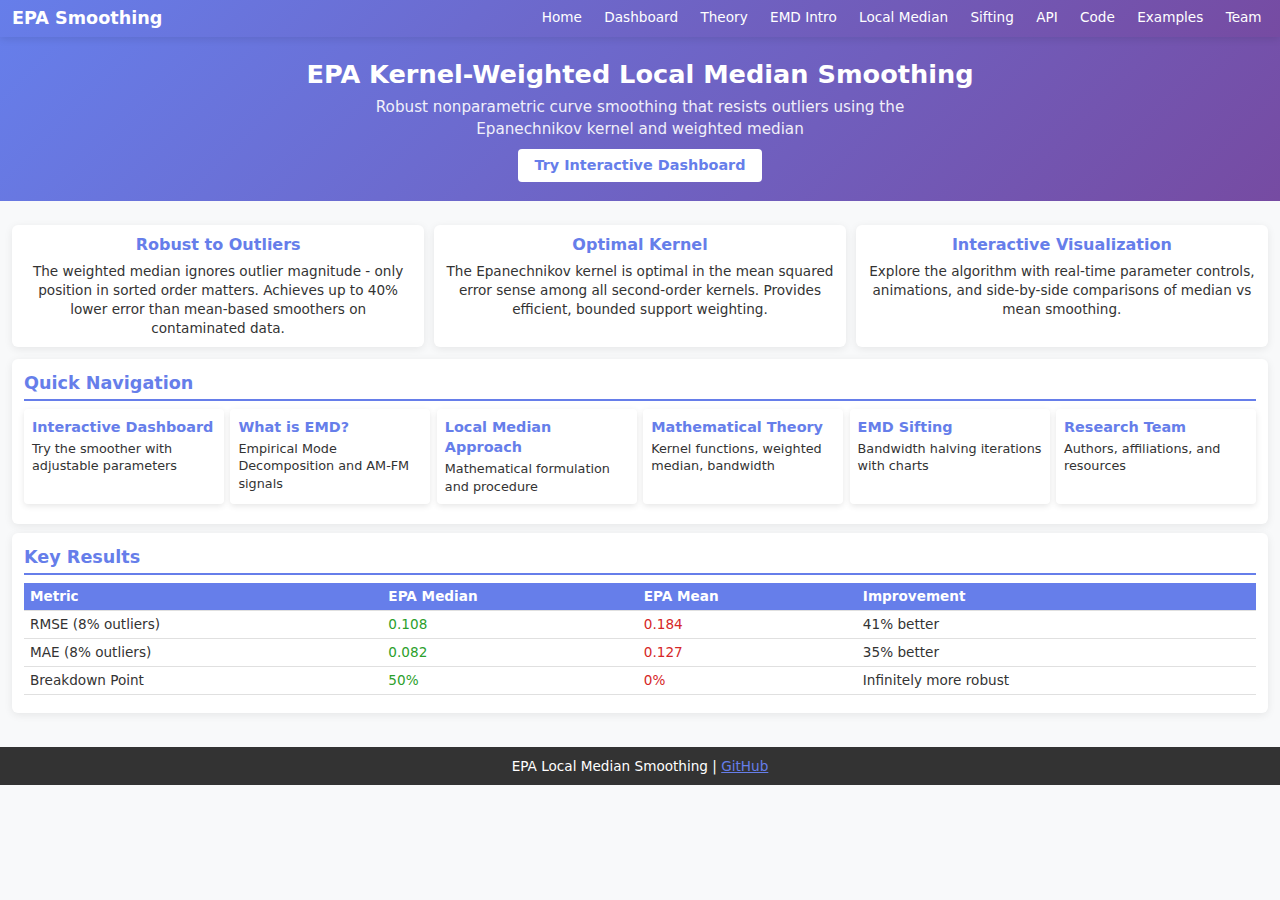
<file: index.html>
<!DOCTYPE html>
<html lang="en">
<head>
    <meta charset="UTF-8">
    <meta name="viewport" content="width=device-width, initial-scale=1.0">
    <title>EPA Local Median Smoothing</title>
    <link rel="stylesheet" href="assets/css/style.css">
</head>
<body>
    
<nav class="navbar">
    <div class="nav-container">
        <a href="index.html" class="nav-logo">EPA Smoothing</a>
        <button class="nav-toggle" onclick="toggleNav()">&#9776;</button>
        <ul class="nav-menu" id="nav-menu">
            <li><a href="index.html">Home</a></li>
            <li><a href="dashboard.html">Dashboard</a></li>
            <li><a href="theory.html">Theory</a></li>
            <li><a href="emd-intro.html">EMD Intro</a></li>
            <li><a href="local-median.html">Local Median</a></li>
            <li><a href="sifting.html">Sifting</a></li>
            <li><a href="api.html">API</a></li>
            <li><a href="code.html">Code</a></li>
            <li><a href="examples.html">Examples</a></li>
            <li><a href="team.html">Team</a></li>
        </ul>
    </div>
</nav>


    <section class="hero">
        <h1>EPA Kernel-Weighted Local Median Smoothing</h1>
        <p>Robust nonparametric curve smoothing that resists outliers using the Epanechnikov kernel and weighted median</p>
        <a href="dashboard.html" class="btn btn-primary">Try Interactive Dashboard</a>
    </section>

    <div class="container">
        <div class="features">
            <div class="feature-card">
                <h3>Robust to Outliers</h3>
                <p>The weighted median ignores outlier magnitude - only position in sorted order matters. Achieves up to 40% lower error than mean-based smoothers on contaminated data.</p>
            </div>
            <div class="feature-card">
                <h3>Optimal Kernel</h3>
                <p>The Epanechnikov kernel is optimal in the mean squared error sense among all second-order kernels. Provides efficient, bounded support weighting.</p>
            </div>
            <div class="feature-card">
                <h3>Interactive Visualization</h3>
                <p>Explore the algorithm with real-time parameter controls, animations, and side-by-side comparisons of median vs mean smoothing.</p>
            </div>
        </div>

        <div class="section">
            <h2>Quick Navigation</h2>
            <div class="nav-cards">
                <a href="dashboard.html" class="nav-card">
                    <h4>Interactive Dashboard</h4>
                    <p>Try the smoother with adjustable parameters</p>
                </a>
                <a href="emd-intro.html" class="nav-card">
                    <h4>What is EMD?</h4>
                    <p>Empirical Mode Decomposition and AM-FM signals</p>
                </a>
                <a href="local-median.html" class="nav-card">
                    <h4>Local Median Approach</h4>
                    <p>Mathematical formulation and procedure</p>
                </a>
                <a href="theory.html" class="nav-card">
                    <h4>Mathematical Theory</h4>
                    <p>Kernel functions, weighted median, bandwidth</p>
                </a>
                <a href="sifting.html" class="nav-card">
                    <h4>EMD Sifting</h4>
                    <p>Bandwidth halving iterations with charts</p>
                </a>
                <a href="team.html" class="nav-card">
                    <h4>Research Team</h4>
                    <p>Authors, affiliations, and resources</p>
                </a>
            </div>
        </div>

        <div class="section">
            <h2>Key Results</h2>
            <table>
                <tr>
                    <th>Metric</th>
                    <th>EPA Median</th>
                    <th>EPA Mean</th>
                    <th>Improvement</th>
                </tr>
                <tr>
                    <td>RMSE (8% outliers)</td>
                    <td class="highlight-green">0.108</td>
                    <td class="highlight-red">0.184</td>
                    <td>41% better</td>
                </tr>
                <tr>
                    <td>MAE (8% outliers)</td>
                    <td class="highlight-green">0.082</td>
                    <td class="highlight-red">0.127</td>
                    <td>35% better</td>
                </tr>
                <tr>
                    <td>Breakdown Point</td>
                    <td class="highlight-green">50%</td>
                    <td class="highlight-red">0%</td>
                    <td>Infinitely more robust</td>
                </tr>
            </table>
        </div>
    </div>

    <footer class="footer">
        <p>EPA Local Median Smoothing | <a href="https://github.com/Digital-AI-Finance/epa_smoothing">GitHub</a></p>
    </footer>

    <script>
        function toggleNav() {
            document.getElementById('nav-menu').classList.toggle('active');
        }
    </script>
</body>
</html>
</file>
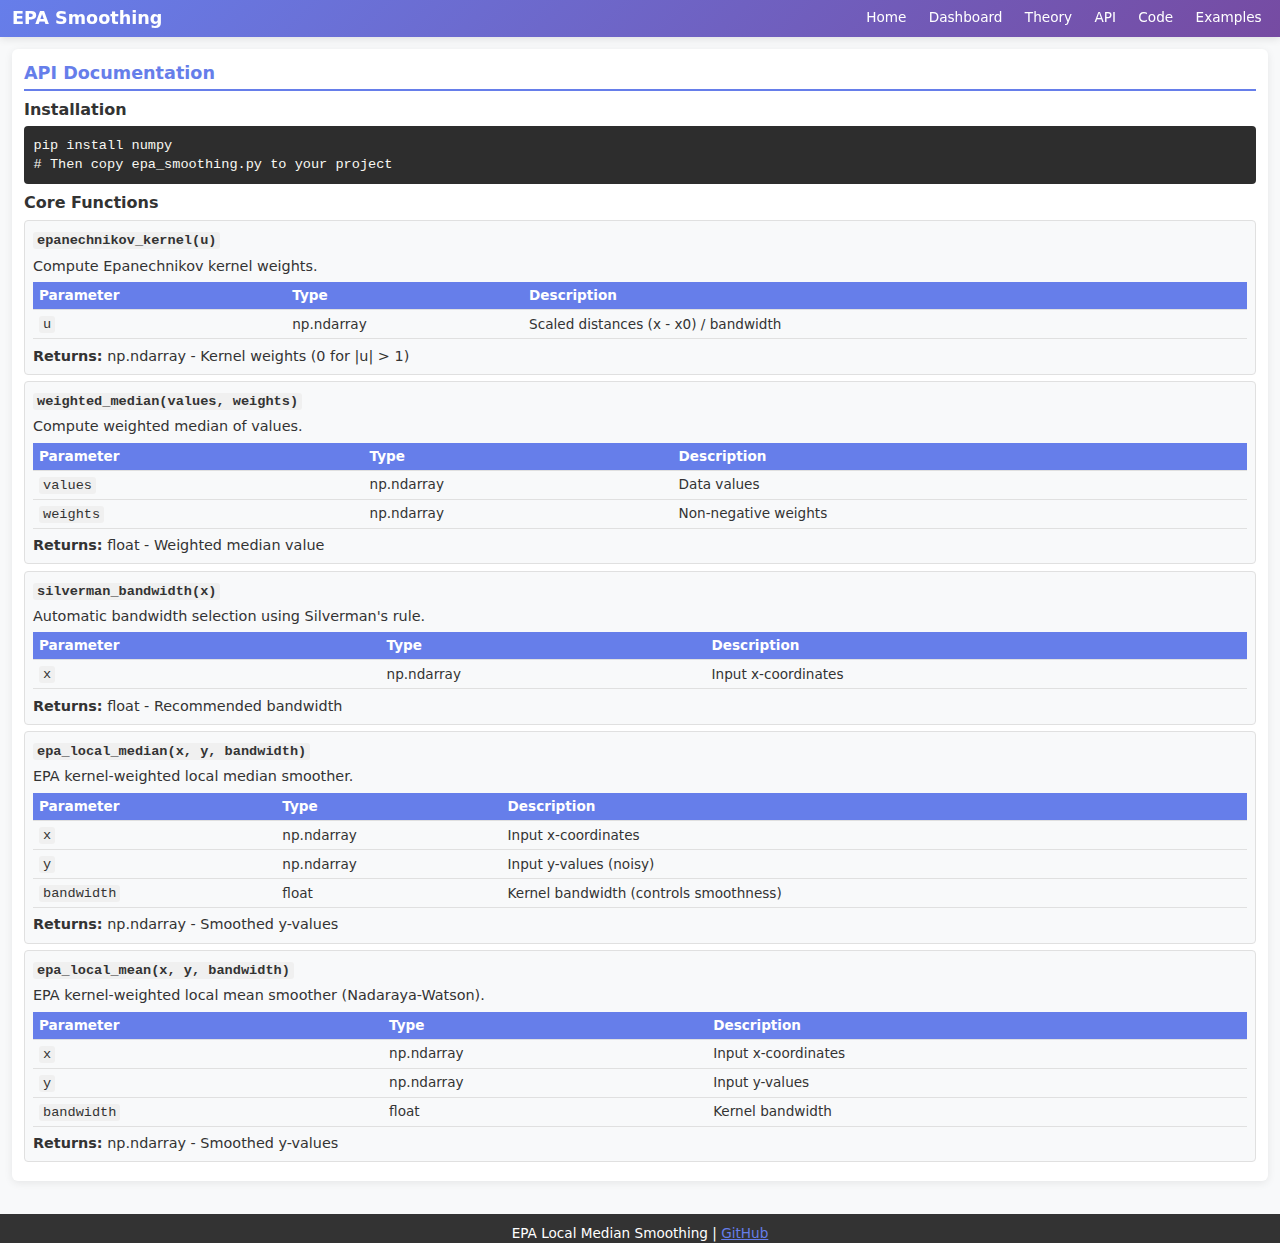
<file: api.html>
<!DOCTYPE html>
<html lang="en">
<head>
    <meta charset="UTF-8">
    <meta name="viewport" content="width=device-width, initial-scale=1.0">
    <title>API Documentation - EPA Local Median Smoothing</title>
    <link rel="stylesheet" href="assets/css/style.css">
</head>
<body>
    
<nav class="navbar">
    <div class="nav-container">
        <a href="index.html" class="nav-logo">EPA Smoothing</a>
        <button class="nav-toggle" onclick="toggleNav()">&#9776;</button>
        <ul class="nav-menu" id="nav-menu">
            <li><a href="index.html">Home</a></li>
            <li><a href="dashboard.html">Dashboard</a></li>
            <li><a href="theory.html">Theory</a></li>
            <li><a href="api.html">API</a></li>
            <li><a href="code.html">Code</a></li>
            <li><a href="examples.html">Examples</a></li>
        </ul>
    </div>
</nav>


    <div class="container">
        <div class="section">
            <h2>API Documentation</h2>

            <h3>Installation</h3>
            <pre><code>pip install numpy
# Then copy epa_smoothing.py to your project</code></pre>

            <h3>Core Functions</h3>

            <div class="example-box">
                <h4><code>epanechnikov_kernel(u)</code></h4>
                <p>Compute Epanechnikov kernel weights.</p>
                <table>
                    <tr><th>Parameter</th><th>Type</th><th>Description</th></tr>
                    <tr><td><code>u</code></td><td>np.ndarray</td><td>Scaled distances (x - x0) / bandwidth</td></tr>
                </table>
                <p><strong>Returns:</strong> np.ndarray - Kernel weights (0 for |u| > 1)</p>
            </div>

            <div class="example-box">
                <h4><code>weighted_median(values, weights)</code></h4>
                <p>Compute weighted median of values.</p>
                <table>
                    <tr><th>Parameter</th><th>Type</th><th>Description</th></tr>
                    <tr><td><code>values</code></td><td>np.ndarray</td><td>Data values</td></tr>
                    <tr><td><code>weights</code></td><td>np.ndarray</td><td>Non-negative weights</td></tr>
                </table>
                <p><strong>Returns:</strong> float - Weighted median value</p>
            </div>

            <div class="example-box">
                <h4><code>silverman_bandwidth(x)</code></h4>
                <p>Automatic bandwidth selection using Silverman's rule.</p>
                <table>
                    <tr><th>Parameter</th><th>Type</th><th>Description</th></tr>
                    <tr><td><code>x</code></td><td>np.ndarray</td><td>Input x-coordinates</td></tr>
                </table>
                <p><strong>Returns:</strong> float - Recommended bandwidth</p>
            </div>

            <div class="example-box">
                <h4><code>epa_local_median(x, y, bandwidth)</code></h4>
                <p>EPA kernel-weighted local median smoother.</p>
                <table>
                    <tr><th>Parameter</th><th>Type</th><th>Description</th></tr>
                    <tr><td><code>x</code></td><td>np.ndarray</td><td>Input x-coordinates</td></tr>
                    <tr><td><code>y</code></td><td>np.ndarray</td><td>Input y-values (noisy)</td></tr>
                    <tr><td><code>bandwidth</code></td><td>float</td><td>Kernel bandwidth (controls smoothness)</td></tr>
                </table>
                <p><strong>Returns:</strong> np.ndarray - Smoothed y-values</p>
            </div>

            <div class="example-box">
                <h4><code>epa_local_mean(x, y, bandwidth)</code></h4>
                <p>EPA kernel-weighted local mean smoother (Nadaraya-Watson).</p>
                <table>
                    <tr><th>Parameter</th><th>Type</th><th>Description</th></tr>
                    <tr><td><code>x</code></td><td>np.ndarray</td><td>Input x-coordinates</td></tr>
                    <tr><td><code>y</code></td><td>np.ndarray</td><td>Input y-values</td></tr>
                    <tr><td><code>bandwidth</code></td><td>float</td><td>Kernel bandwidth</td></tr>
                </table>
                <p><strong>Returns:</strong> np.ndarray - Smoothed y-values</p>
            </div>
        </div>
    </div>

    <footer class="footer">
        <p>EPA Local Median Smoothing | <a href="https://github.com/Digital-AI-Finance/epa_smoothing">GitHub</a></p>
    </footer>

    <script>
        function toggleNav() {
            document.getElementById('nav-menu').classList.toggle('active');
        }
    </script>
</body>
</html>
</file>
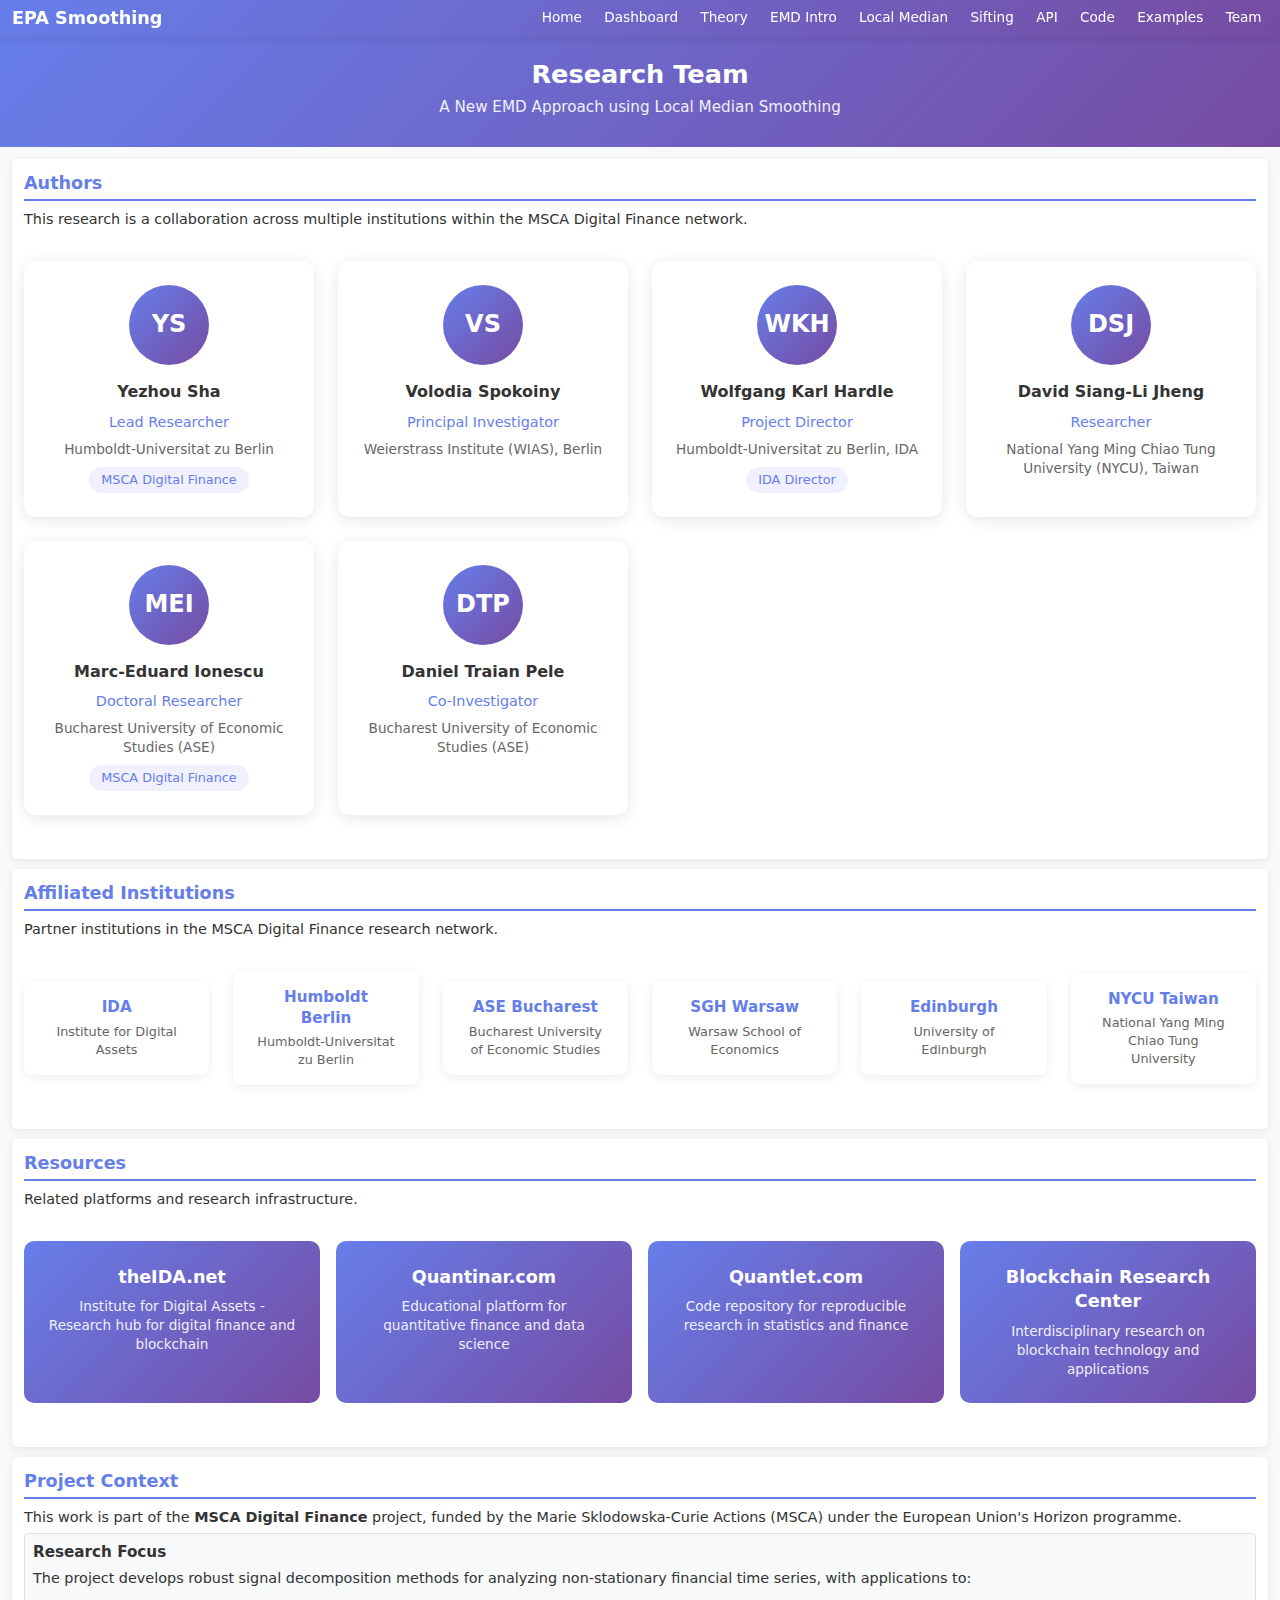
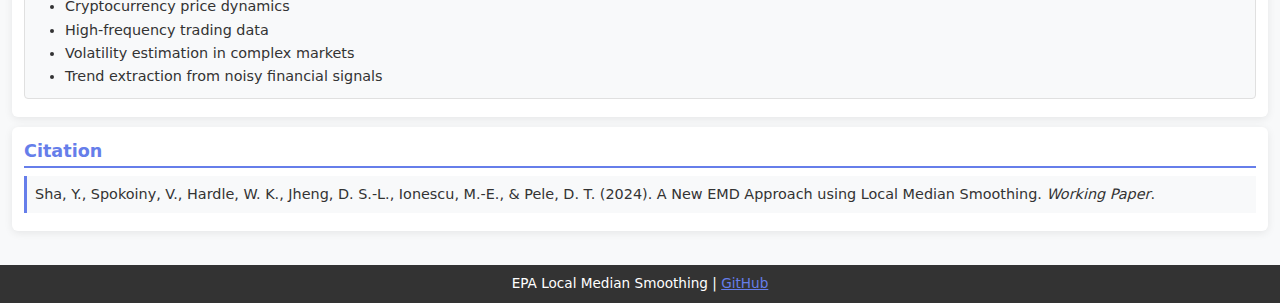
<file: team.html>
<!DOCTYPE html>
<html lang="en">
<head>
    <meta charset="UTF-8">
    <meta name="viewport" content="width=device-width, initial-scale=1.0">
    <title>Team - EPA Local Median Smoothing</title>
    <link rel="stylesheet" href="assets/css/style.css">
    <style>
        .team-grid {
            display: grid;
            grid-template-columns: repeat(auto-fit, minmax(280px, 1fr));
            gap: 1.5rem;
            margin: 2rem 0;
        }
        .team-card {
            background: white;
            border-radius: 12px;
            padding: 1.5rem;
            box-shadow: 0 3px 15px rgba(0,0,0,0.1);
            text-align: center;
            transition: transform 0.3s;
        }
        .team-card:hover {
            transform: translateY(-5px);
        }
        .team-avatar {
            width: 80px;
            height: 80px;
            border-radius: 50%;
            background: linear-gradient(135deg, #667eea 0%, #764ba2 100%);
            display: flex;
            align-items: center;
            justify-content: center;
            margin: 0 auto 1rem;
            color: white;
            font-size: 1.5rem;
            font-weight: bold;
        }
        .team-card h4 {
            color: #333;
            margin-bottom: 0.5rem;
        }
        .team-card .affiliation {
            color: #667eea;
            font-size: 0.9rem;
            margin-bottom: 0.5rem;
        }
        .team-card .institution {
            color: #666;
            font-size: 0.85rem;
        }
        .institution-grid {
            display: grid;
            grid-template-columns: repeat(auto-fit, minmax(150px, 1fr));
            gap: 1.5rem;
            margin: 2rem 0;
            align-items: center;
            justify-items: center;
        }
        .institution-card {
            background: white;
            border-radius: 8px;
            padding: 1rem 1.5rem;
            box-shadow: 0 2px 10px rgba(0,0,0,0.08);
            text-align: center;
            min-height: 80px;
            display: flex;
            flex-direction: column;
            justify-content: center;
        }
        .institution-card h5 {
            color: #667eea;
            font-size: 0.95rem;
            margin-bottom: 0.25rem;
        }
        .institution-card p {
            color: #666;
            font-size: 0.8rem;
            margin: 0;
        }
        .resource-grid {
            display: grid;
            grid-template-columns: repeat(auto-fit, minmax(220px, 1fr));
            gap: 1rem;
            margin: 2rem 0;
        }
        .resource-card {
            background: linear-gradient(135deg, #667eea 0%, #764ba2 100%);
            border-radius: 10px;
            padding: 1.5rem;
            text-decoration: none;
            color: white;
            text-align: center;
            transition: transform 0.3s, box-shadow 0.3s;
        }
        .resource-card:hover {
            transform: translateY(-3px);
            box-shadow: 0 10px 25px rgba(102, 126, 234, 0.4);
        }
        .resource-card h4 {
            margin-bottom: 0.5rem;
            font-size: 1.1rem;
        }
        .resource-card p {
            opacity: 0.9;
            font-size: 0.85rem;
            margin: 0;
        }
        .project-badge {
            display: inline-block;
            background: #f0f0ff;
            color: #667eea;
            padding: 0.25rem 0.75rem;
            border-radius: 20px;
            font-size: 0.8rem;
            margin-top: 0.5rem;
        }
    </style>
</head>
<body>

<nav class="navbar">
    <div class="nav-container">
        <a href="index.html" class="nav-logo">EPA Smoothing</a>
        <button class="nav-toggle" onclick="toggleNav()">&#9776;</button>
        <ul class="nav-menu" id="nav-menu">
            <li><a href="index.html">Home</a></li>
            <li><a href="dashboard.html">Dashboard</a></li>
            <li><a href="theory.html">Theory</a></li>
            <li><a href="emd-intro.html">EMD Intro</a></li>
            <li><a href="local-median.html">Local Median</a></li>
            <li><a href="sifting.html">Sifting</a></li>
            <li><a href="api.html">API</a></li>
            <li><a href="code.html">Code</a></li>
            <li><a href="examples.html">Examples</a></li>
            <li><a href="team.html">Team</a></li>
        </ul>
    </div>
</nav>

    <section class="hero">
        <h1>Research Team</h1>
        <p>A New EMD Approach using Local Median Smoothing</p>
    </section>

    <div class="container">
        <div class="section">
            <h2>Authors</h2>
            <p>This research is a collaboration across multiple institutions within the MSCA Digital Finance network.</p>

            <div class="team-grid">
                <div class="team-card">
                    <div class="team-avatar">YS</div>
                    <h4>Yezhou Sha</h4>
                    <p class="affiliation">Lead Researcher</p>
                    <p class="institution">Humboldt-Universitat zu Berlin</p>
                    <span class="project-badge">MSCA Digital Finance</span>
                </div>

                <div class="team-card">
                    <div class="team-avatar">VS</div>
                    <h4>Volodia Spokoiny</h4>
                    <p class="affiliation">Principal Investigator</p>
                    <p class="institution">Weierstrass Institute (WIAS), Berlin</p>
                </div>

                <div class="team-card">
                    <div class="team-avatar">WKH</div>
                    <h4>Wolfgang Karl Hardle</h4>
                    <p class="affiliation">Project Director</p>
                    <p class="institution">Humboldt-Universitat zu Berlin, IDA</p>
                    <span class="project-badge">IDA Director</span>
                </div>

                <div class="team-card">
                    <div class="team-avatar">DSJ</div>
                    <h4>David Siang-Li Jheng</h4>
                    <p class="affiliation">Researcher</p>
                    <p class="institution">National Yang Ming Chiao Tung University (NYCU), Taiwan</p>
                </div>

                <div class="team-card">
                    <div class="team-avatar">MEI</div>
                    <h4>Marc-Eduard Ionescu</h4>
                    <p class="affiliation">Doctoral Researcher</p>
                    <p class="institution">Bucharest University of Economic Studies (ASE)</p>
                    <span class="project-badge">MSCA Digital Finance</span>
                </div>

                <div class="team-card">
                    <div class="team-avatar">DTP</div>
                    <h4>Daniel Traian Pele</h4>
                    <p class="affiliation">Co-Investigator</p>
                    <p class="institution">Bucharest University of Economic Studies (ASE)</p>
                </div>
            </div>
        </div>

        <div class="section">
            <h2>Affiliated Institutions</h2>
            <p>Partner institutions in the MSCA Digital Finance research network.</p>

            <div class="institution-grid">
                <div class="institution-card">
                    <h5>IDA</h5>
                    <p>Institute for Digital Assets</p>
                </div>
                <div class="institution-card">
                    <h5>Humboldt Berlin</h5>
                    <p>Humboldt-Universitat zu Berlin</p>
                </div>
                <div class="institution-card">
                    <h5>ASE Bucharest</h5>
                    <p>Bucharest University of Economic Studies</p>
                </div>
                <div class="institution-card">
                    <h5>SGH Warsaw</h5>
                    <p>Warsaw School of Economics</p>
                </div>
                <div class="institution-card">
                    <h5>Edinburgh</h5>
                    <p>University of Edinburgh</p>
                </div>
                <div class="institution-card">
                    <h5>NYCU Taiwan</h5>
                    <p>National Yang Ming Chiao Tung University</p>
                </div>
            </div>
        </div>

        <div class="section">
            <h2>Resources</h2>
            <p>Related platforms and research infrastructure.</p>

            <div class="resource-grid">
                <a href="https://theIDA.net" class="resource-card" target="_blank">
                    <h4>theIDA.net</h4>
                    <p>Institute for Digital Assets - Research hub for digital finance and blockchain</p>
                </a>
                <a href="https://Quantinar.com" class="resource-card" target="_blank">
                    <h4>Quantinar.com</h4>
                    <p>Educational platform for quantitative finance and data science</p>
                </a>
                <a href="https://Quantlet.com" class="resource-card" target="_blank">
                    <h4>Quantlet.com</h4>
                    <p>Code repository for reproducible research in statistics and finance</p>
                </a>
                <a href="https://Blockchain-Research-Center.com" class="resource-card" target="_blank">
                    <h4>Blockchain Research Center</h4>
                    <p>Interdisciplinary research on blockchain technology and applications</p>
                </a>
            </div>
        </div>

        <div class="section">
            <h2>Project Context</h2>
            <p>This work is part of the <strong>MSCA Digital Finance</strong> project, funded by the Marie Sklodowska-Curie Actions (MSCA) under the European Union's Horizon programme.</p>

            <div class="example-box">
                <h4>Research Focus</h4>
                <p>The project develops robust signal decomposition methods for analyzing non-stationary financial time series, with applications to:</p>
                <ul style="margin-left: 2rem; margin-top: 0.5rem;">
                    <li>Cryptocurrency price dynamics</li>
                    <li>High-frequency trading data</li>
                    <li>Volatility estimation in complex markets</li>
                    <li>Trend extraction from noisy financial signals</li>
                </ul>
            </div>
        </div>

        <div class="section">
            <h2>Citation</h2>
            <div class="formula">
                <p>Sha, Y., Spokoiny, V., Hardle, W. K., Jheng, D. S.-L., Ionescu, M.-E., &amp; Pele, D. T. (2024). A New EMD Approach using Local Median Smoothing. <em>Working Paper</em>.</p>
            </div>
        </div>
    </div>

    <footer class="footer">
        <p>EPA Local Median Smoothing | <a href="https://github.com/Digital-AI-Finance/epa_smoothing">GitHub</a></p>
    </footer>

    <script>
        function toggleNav() {
            document.getElementById('nav-menu').classList.toggle('active');
        }
    </script>
</body>
</html>
</file>
<file: assets/css/style.css>
* {
    box-sizing: border-box;
    margin: 0;
    padding: 0;
}

body {
    font-family: 'Segoe UI', system-ui, sans-serif;
    line-height: 1.4;
    color: #333;
    background: #f8f9fa;
}

.navbar {
    background: linear-gradient(135deg, #667eea 0%, #764ba2 100%);
    padding: 0.4rem 0;
    position: sticky;
    top: 0;
    z-index: 1000;
    box-shadow: 0 2px 8px rgba(0,0,0,0.1);
}

.nav-container {
    max-width: 1400px;
    margin: 0 auto;
    padding: 0 12px;
    display: flex;
    justify-content: space-between;
    align-items: center;
}

.nav-logo {
    color: white;
    font-size: 1.1rem;
    font-weight: bold;
    text-decoration: none;
}

.nav-menu {
    display: flex;
    list-style: none;
    gap: 0.6rem;
}

.nav-menu a {
    color: white;
    text-decoration: none;
    font-weight: 500;
    font-size: 0.85rem;
    padding: 0.2rem 0.4rem;
    transition: opacity 0.2s;
}

.nav-menu a:hover {
    opacity: 0.8;
}

.nav-toggle {
    display: none;
    background: none;
    border: none;
    color: white;
    font-size: 1.2rem;
    cursor: pointer;
}

@media (max-width: 768px) {
    .nav-toggle { display: block; }
    .nav-menu {
        display: none;
        flex-direction: column;
        position: absolute;
        top: 100%;
        left: 0;
        right: 0;
        background: #667eea;
        padding: 0.5rem;
        gap: 0.4rem;
    }
    .nav-menu.active { display: flex; }
}

.hero {
    background: linear-gradient(135deg, #667eea 0%, #764ba2 100%);
    color: white;
    padding: 1.2rem 1rem;
    text-align: center;
}

.hero h1 {
    font-size: 1.6rem;
    margin-bottom: 0.3rem;
}

.hero p {
    font-size: 0.95rem;
    opacity: 0.9;
    max-width: 600px;
    margin: 0 auto 0.6rem;
}

.btn {
    display: inline-block;
    padding: 6px 16px;
    border-radius: 4px;
    text-decoration: none;
    font-weight: 600;
    font-size: 0.9rem;
    transition: transform 0.2s, box-shadow 0.2s;
}

.btn-primary {
    background: white;
    color: #667eea;
}

.btn-primary:hover {
    transform: translateY(-1px);
    box-shadow: 0 3px 12px rgba(0,0,0,0.2);
}

.container {
    max-width: 1400px;
    margin: 0 auto;
    padding: 0.75rem;
}

.features {
    display: grid;
    grid-template-columns: repeat(auto-fit, minmax(250px, 1fr));
    gap: 0.6rem;
    margin: 0.75rem 0;
}

.feature-card {
    background: white;
    padding: 0.6rem;
    border-radius: 6px;
    box-shadow: 0 2px 8px rgba(0,0,0,0.08);
    text-align: center;
}

.feature-card h3 {
    color: #667eea;
    margin-bottom: 0.3rem;
    font-size: 1rem;
}

.feature-card p {
    font-size: 0.85rem;
}

.section {
    background: white;
    padding: 0.75rem;
    border-radius: 6px;
    box-shadow: 0 2px 8px rgba(0,0,0,0.08);
    margin-bottom: 0.6rem;
}

.section h2 {
    color: #667eea;
    border-bottom: 2px solid #667eea;
    padding-bottom: 0.2rem;
    margin-bottom: 0.5rem;
    font-size: 1.1rem;
}

.section h3 {
    color: #333;
    margin: 0.5rem 0 0.3rem;
    font-size: 1rem;
}

.section p {
    font-size: 0.9rem;
}

.formula {
    background: #f8f9fa;
    padding: 0.5rem;
    border-left: 3px solid #667eea;
    margin: 0.4rem 0;
    overflow-x: auto;
    font-size: 0.9rem;
}

table {
    width: 100%;
    border-collapse: collapse;
    margin: 0.4rem 0;
    font-size: 0.85rem;
}

th, td {
    padding: 4px 6px;
    text-align: left;
    border-bottom: 1px solid #e0e0e0;
}

th {
    background: #667eea;
    color: white;
}

tr:hover {
    background: #f5f5f5;
}

pre {
    background: #2d2d2d;
    color: #f8f8f2;
    padding: 0.6rem;
    border-radius: 4px;
    overflow-x: auto;
    font-family: 'Fira Code', 'Consolas', monospace;
    font-size: 0.8rem;
    line-height: 1.4;
}

code {
    font-family: 'Fira Code', 'Consolas', monospace;
    background: #f0f0f0;
    padding: 1px 4px;
    border-radius: 3px;
    font-size: 0.85rem;
}

pre code {
    background: none;
    padding: 0;
}

.code-header {
    display: flex;
    justify-content: space-between;
    align-items: center;
    background: #1a1a1a;
    padding: 0.3rem 0.6rem;
    border-radius: 4px 4px 0 0;
    margin-bottom: -4px;
}

.code-header span {
    color: #999;
    font-size: 0.75rem;
}

.copy-btn {
    background: #667eea;
    color: white;
    border: none;
    padding: 3px 8px;
    border-radius: 3px;
    cursor: pointer;
    font-size: 0.7rem;
}

.copy-btn:hover {
    background: #5a6fd6;
}

.footer {
    background: #333;
    color: white;
    text-align: center;
    padding: 0.6rem;
    margin-top: 0.75rem;
    font-size: 0.85rem;
}

.footer a {
    color: #667eea;
}

.highlight-green { color: #2ca02c; }
.highlight-red { color: #d62728; }

.example-box {
    background: #f8f9fa;
    border: 1px solid #e0e0e0;
    border-radius: 4px;
    padding: 0.5rem;
    margin: 0.4rem 0;
}

.example-box h4 {
    font-size: 0.95rem;
    margin-bottom: 0.3rem;
}

.nav-cards {
    display: grid;
    grid-template-columns: repeat(auto-fit, minmax(160px, 1fr));
    gap: 0.4rem;
    margin: 0.5rem 0;
}

.nav-card {
    background: white;
    padding: 0.5rem;
    border-radius: 4px;
    text-decoration: none;
    color: #333;
    box-shadow: 0 2px 6px rgba(0,0,0,0.1);
    transition: transform 0.2s;
}

.nav-card:hover {
    transform: translateY(-2px);
}

.nav-card h4 {
    color: #667eea;
    margin-bottom: 0.15rem;
    font-size: 0.9rem;
}

.nav-card p {
    font-size: 0.8rem;
    margin: 0;
}

ul {
    margin-left: 1.2rem;
    font-size: 0.9rem;
}

ul li {
    margin-bottom: 0.2rem;
}
</file>
